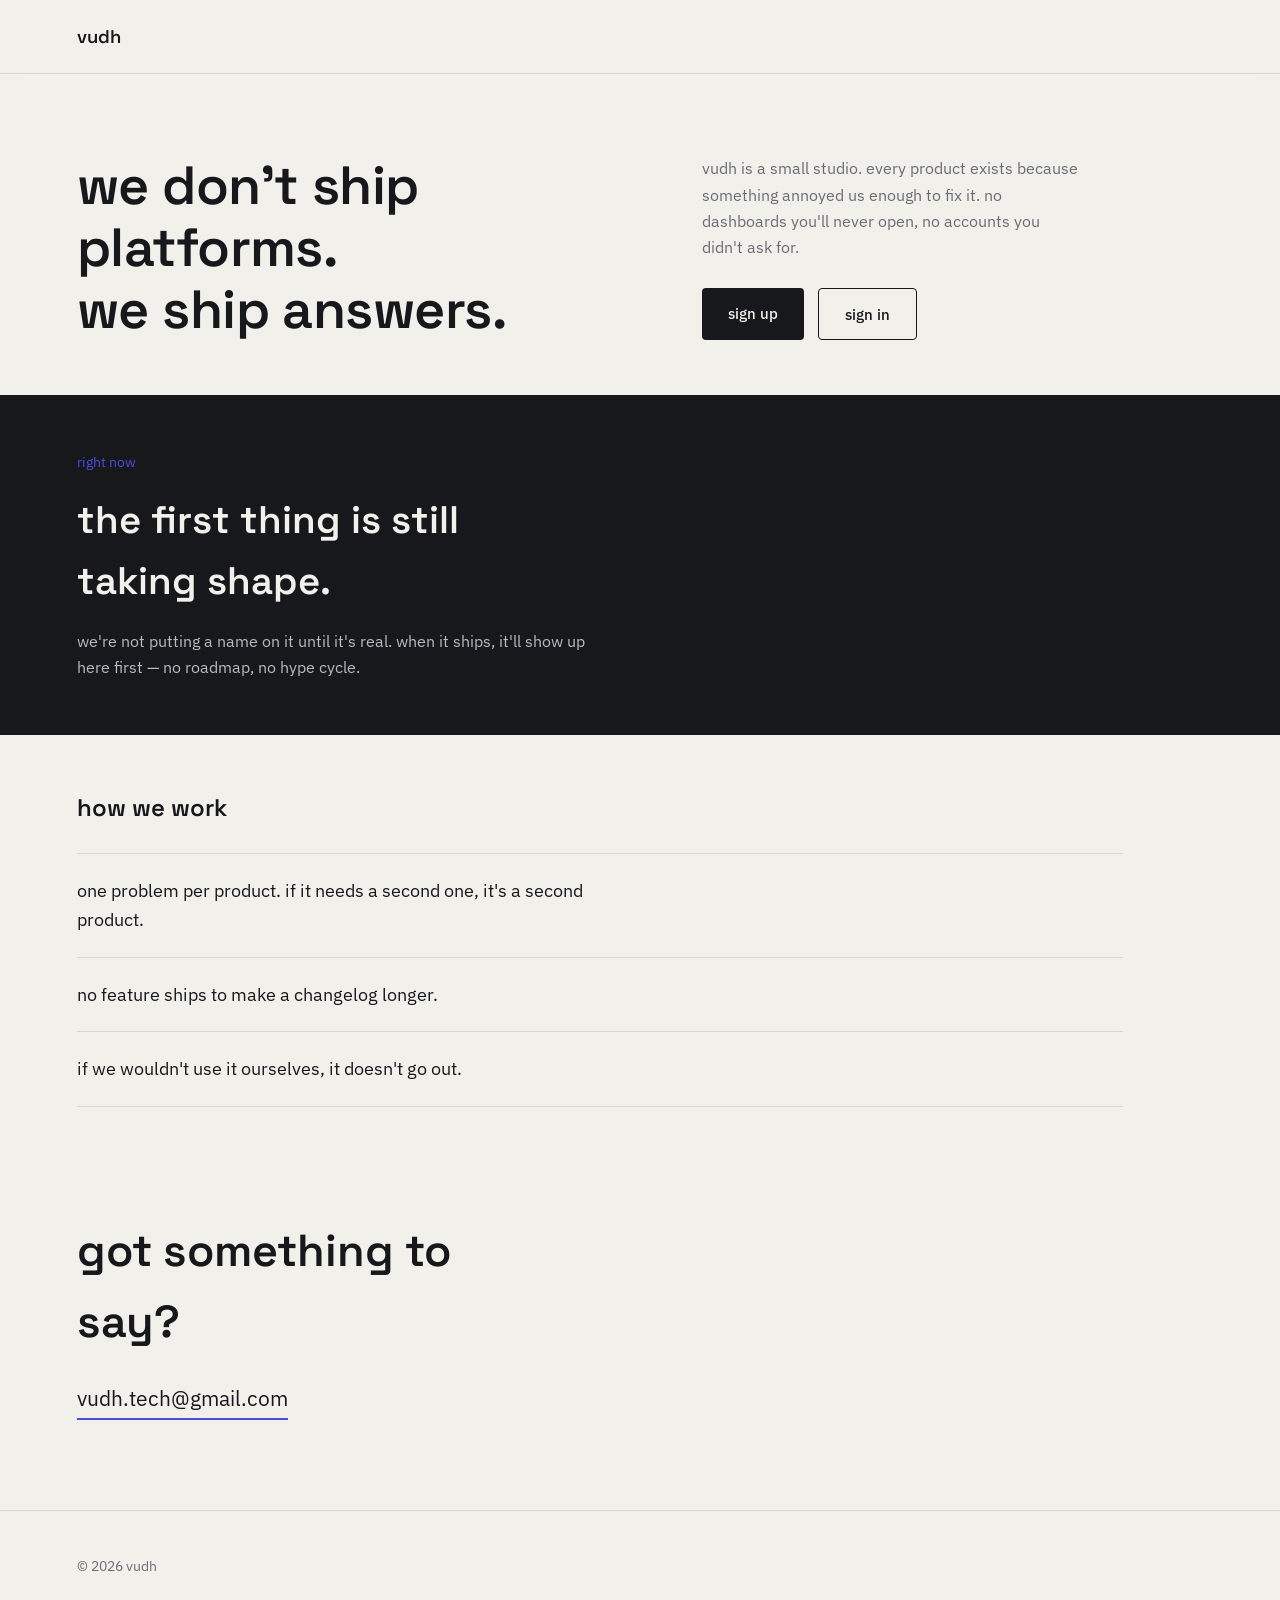
<file: index.html>
<!DOCTYPE html>
<html lang="en">
<head>
<meta charset="UTF-8">
<meta name="viewport" content="width=device-width, initial-scale=1, viewport-fit=cover">
<title>vudh</title>
<link rel="preconnect" href="https://fonts.googleapis.com">
<link rel="preconnect" href="https://fonts.gstatic.com" crossorigin>
<link href="https://fonts.googleapis.com/css2?family=Space+Grotesk:wght@400;500;600;700&family=IBM+Plex+Sans:wght@400;500&display=swap" rel="stylesheet">
<link rel="stylesheet" href="style.css">
</head>
<body>

<header class="nav">
  <a href="#" class="logo">vudh</a>
</header>

<main>

  <section class="hero">
    <div class="hero-left">
      <h1>we don't ship platforms.<br>we ship answers.</h1>
    </div>
    <div class="hero-right">
      <p>vudh is a small studio. every product exists because something annoyed us enough to fix it. no dashboards you'll never open, no accounts you didn't ask for.</p>
      <div class="hero-buttons">
        <a href="signup.html" class="btn btn-primary">sign up</a>
        <a href="signin.html" class="btn btn-ghost">sign in</a>
      </div>
    </div>
  </section>

  <section id="build" class="spotlight">
    <span class="eyebrow">right now</span>
    <h2>the first thing is still taking shape.</h2>
    <p>we're not putting a name on it until it's real. when it ships, it'll show up here first — no roadmap, no hype cycle.</p>
  </section>

  <section id="way" class="way">
    <h2>how we work</h2>
    <ul class="principles">
      <li>
        <p class="principle-text">one problem per product. if it needs a second one, it's a second product.</p>
      </li>
      <li>
        <p class="principle-text">no feature ships to make a changelog longer.</p>
      </li>
      <li>
        <p class="principle-text">if we wouldn't use it ourselves, it doesn't go out.</p>
      </li>
    </ul>
  </section>

  <section id="talk" class="talk">
    <h2>got something to say?</h2>
    <a href="mailto:vudh.tech@gmail.com" class="talk-link">vudh.tech@gmail.com</a>
  </section>

</main>

<footer>
  <p>&copy; 2026 vudh</p>
</footer>

</body>
</html>
</file>
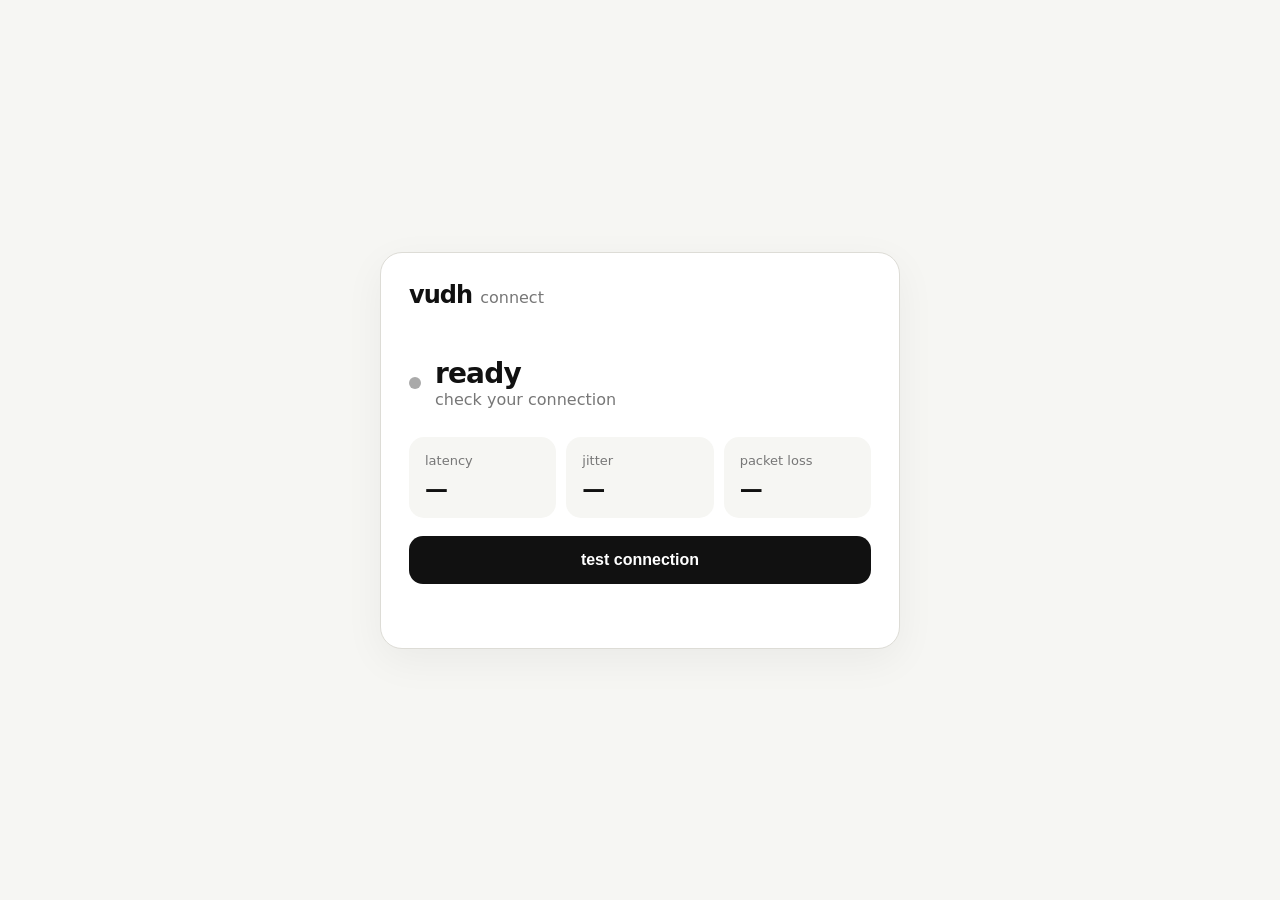
<file: products/vudh-connect/index.html>
<!doctype html>
<html lang="en">
<head>
  <meta charset="utf-8">
  <meta name="viewport" content="width=device-width,initial-scale=1">
  <title>vudh connect</title>
  <meta name="description" content="A tiny connection diagnostic tool by vudh.">
  <link rel="stylesheet" href="./style.css">
</head>
<body>
  <main class="app">
    <header>
      <div class="brand">vudh</div>
      <div class="muted">connect</div>
    </header>

    <section class="hero">
      <div id="statusDot" class="dot"></div>
      <div>
        <div id="status" class="status">ready</div>
        <div id="statusText" class="muted">check your connection</div>
      </div>
    </section>

    <section class="metrics" aria-live="polite">
      <div><span>latency</span><strong id="latency">—</strong></div>
      <div><span>jitter</span><strong id="jitter">—</strong></div>
      <div><span>packet loss</span><strong id="loss">—</strong></div>
    </section>

    <button id="test" type="button">test connection</button>
    <p id="detail" class="detail"></p>
  </main>
  <script src="./app.js"></script>
</body>
</html>
</file>
<file: style.css>
:root{
  --paper:#f2f0ea;
  --ink:#17181c;
  --accent:#4b4ce0;
  --muted:#6b6d76;
  --line: rgba(23,24,28,0.12);
  box-sizing:border-box;
  padding-top: env(safe-area-inset-top, 0px);
  padding-bottom: env(safe-area-inset-bottom, 0px);
}
*{box-sizing:inherit; margin:0; padding:0;}
html{scroll-padding-top: env(safe-area-inset-top, 0px); scroll-behavior:smooth;}
html,body{height:100%;}
body{
  background:var(--paper);
  color:var(--ink);
  font-family:'IBM Plex Sans', sans-serif;
  line-height:1.6;
  overflow-x:hidden;
}
h1,h2,.logo{font-family:'Space Grotesk', sans-serif;}
a{color:inherit; text-decoration:none;}

.nav{
  position:sticky;
  top: env(safe-area-inset-top, 0px);
  z-index:10;
  display:flex;
  justify-content:space-between;
  align-items:center;
  padding:22px 6vw;
  background:rgba(242,240,234,0.85);
  backdrop-filter:blur(8px);
  border-bottom:1px solid var(--line);
}
.logo{font-weight:600; font-size:1.15rem;}
.nav nav{display:flex; gap:28px;}
.nav nav a{font-size:0.88rem; color:var(--muted); transition:color .2s;}
.nav nav a:hover{color:var(--ink);}

/* hero: two-column split, not centered stack */
.hero{
  display:grid;
  grid-template-columns:1.3fr 1fr;
  gap:6vw;
  padding:9vh 6vw 6vh;
  max-width:1200px;
  align-items:start;
}
.hero h1{
  font-size:clamp(2rem, 4.2vw, 3.4rem);
  font-weight:600;
  line-height:1.15;
  letter-spacing:-0.01em;
}
.hero-right p{
  color:var(--muted);
  font-size:1.02rem;
  max-width:38ch;
}
.hero-buttons{
  margin-top:28px;
  display:flex;
  gap:14px;
  flex-wrap:wrap;
}
.btn{
  padding:13px 26px;
  border-radius:4px;
  font-size:0.95rem;
  font-weight:500;
  transition:transform .15s ease, opacity .2s ease;
  display:inline-block;
}
.btn-primary{background:var(--ink); color:var(--paper);}
.btn-primary:hover{transform:translateY(-1px);}
.btn-ghost{border:1px solid var(--ink); color:var(--ink);}
.btn-ghost:hover{opacity:0.7;}

/* spotlight: single full-bleed statement block, not a card list */
.spotlight{
  background:var(--ink);
  color:var(--paper);
  padding:6vh 6vw;
}
.spotlight .eyebrow{
  color:var(--accent);
  font-size:0.85rem;
}
.spotlight h2{
  font-size:clamp(1.6rem, 3.2vw, 2.4rem);
  font-weight:600;
  margin-top:14px;
  max-width:20ch;
}
.spotlight p{
  margin-top:18px;
  color:#b9bac2;
  max-width:52ch;
}

.way{
  padding:6vh 6vw;
  max-width:1200px;
}
.way h2{
  font-size:1.5rem;
  font-weight:600;
  margin-bottom:8px;
}
.principles{
  list-style:none;
  margin-top:26px;
  display:grid;
  gap:0;
}
.principles li{
  padding:22px 0;
  border-top:1px solid var(--line);
}
.principles li:last-child{border-bottom:1px solid var(--line);}
.principle-text{
  font-size:1.15rem;
  max-width:52ch;
}

.talk{
  padding:6vh 6vw 10vh;
  max-width:1200px;
}
.talk h2{
  font-size:clamp(1.8rem, 4vw, 2.8rem);
  font-weight:600;
  max-width:16ch;
}
.talk-link{
  display:inline-block;
  margin-top:24px;
  font-size:1.3rem;
  border-bottom:2px solid var(--accent);
  padding-bottom:3px;
}

footer{
  padding:5vh 6vw calc(5vh + env(safe-area-inset-bottom, 0px));
  color:var(--muted);
  font-size:0.85rem;
  border-top:1px solid var(--line);
}

@media (max-width:760px){
  .hero{grid-template-columns:1fr;}
}

@media (prefers-reduced-motion: reduce){
  html{scroll-behavior:auto;}
  .btn{transition:none;}
}

:focus-visible{outline:2px solid var(--accent); outline-offset:2px;}
</file>
<file: products/vudh-connect/style.css>
*{box-sizing:border-box}
:root{font-family:ui-sans-serif,system-ui,-apple-system,BlinkMacSystemFont,"Segoe UI",sans-serif;color:#111;background:#f6f6f3}
body{margin:0;min-height:100vh;display:grid;place-items:center;padding:24px}
.app{width:min(520px,100%);background:#fff;border:1px solid #dddcd6;border-radius:22px;padding:28px;box-shadow:0 12px 40px #0000000d}
header{display:flex;align-items:baseline;gap:8px;margin-bottom:48px}
.brand{font-size:24px;font-weight:750;letter-spacing:-.04em}
.muted{color:#777}
.hero{display:flex;align-items:center;gap:14px;margin-bottom:28px}
.dot{width:12px;height:12px;border-radius:50%;background:#aaa}
.dot.good{background:#25a55b}.dot.bad{background:#d94b4b}.dot.busy{background:#d69a27}
.status{font-size:28px;font-weight:700;letter-spacing:-.03em}
.metrics{display:grid;grid-template-columns:repeat(3,1fr);gap:10px;margin-bottom:18px}
.metrics div{background:#f6f6f3;border-radius:15px;padding:16px}
.metrics span{display:block;color:#777;font-size:13px;margin-bottom:8px}
.metrics strong{font-size:23px}
button{width:100%;border:0;border-radius:14px;padding:15px 18px;background:#111;color:#fff;font-size:16px;font-weight:650;cursor:pointer}
button:disabled{opacity:.5;cursor:wait}
.detail{min-height:22px;color:#777;font-size:13px;line-height:1.45;margin:14px 2px 0}
</file>
